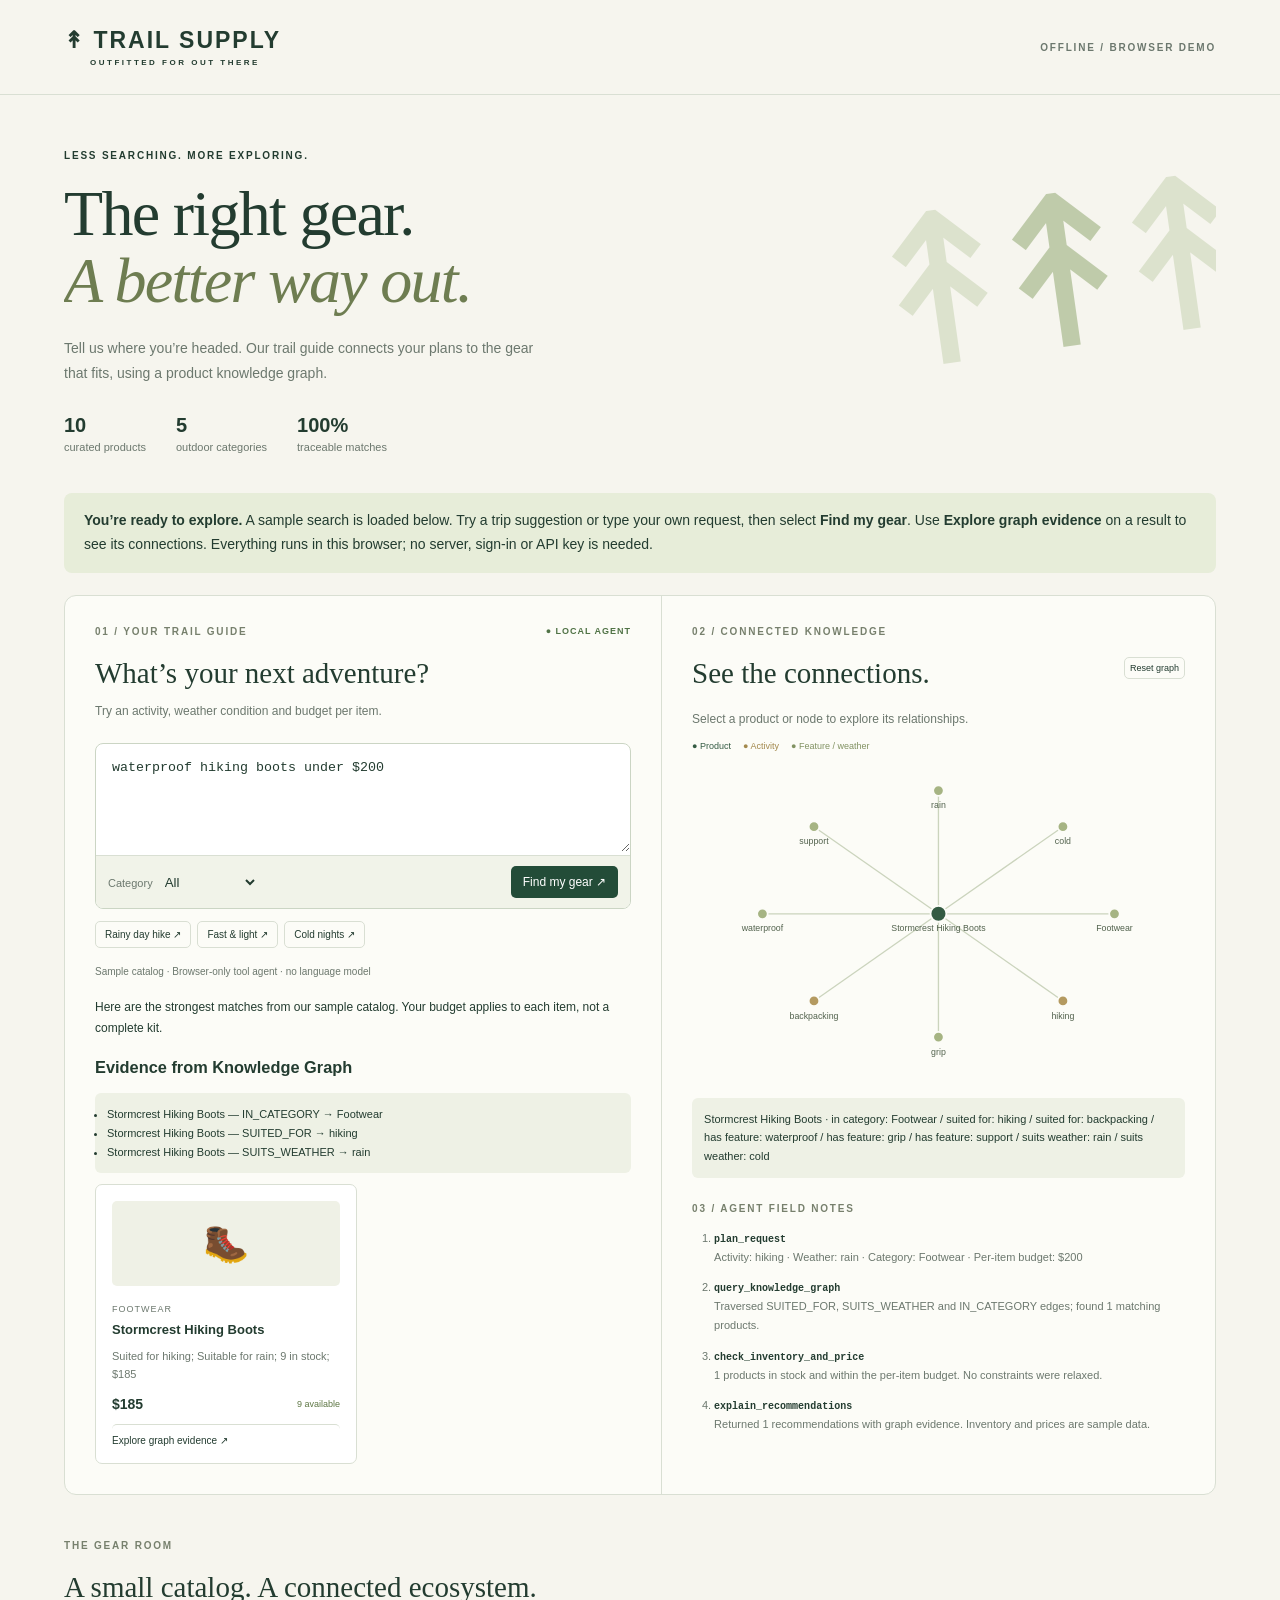
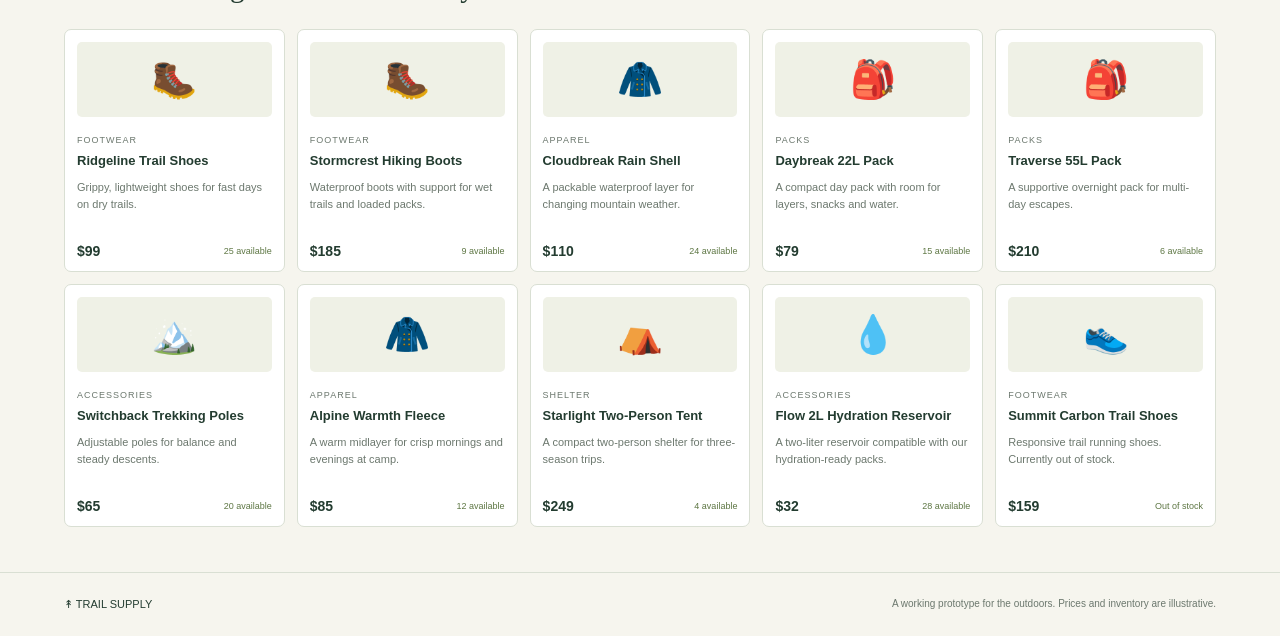
<file: Trail-Supply-Demo.html>
<!doctype html>
<html lang="en"><head><meta charset="UTF-8"><meta name="viewport" content="width=device-width,initial-scale=1"><title>Trail Supply | Your next outside</title><style>:root{--ink:#233c30;--green:#234c38;--paper:#f6f5ee;--line:#d9dfd3;--muted:#6c786e;--lime:#dbe8b7}*{box-sizing:border-box}body{margin:0;background:var(--paper);color:var(--ink);font:14px 'DM Sans',sans-serif}header,main,footer{max-width:1440px;margin:auto}header{padding:27px 5%;display:flex;align-items:center;justify-content:space-between;border-bottom:1px solid var(--line)}.brand{font-size:23px;font-weight:700;letter-spacing:2px;color:inherit;text-decoration:none}.brand span{display:block;font-size:8px;letter-spacing:2.5px;margin:4px 0 0 26px}.demo,.eyebrow,.section-label{font-size:10px;letter-spacing:1.8px;font-weight:700}.demo{color:var(--muted)}main{padding:0 5%}.hero{position:relative;overflow:hidden;padding:55px 0 40px}.eyebrow{margin-bottom:20px}h1{font:64px/1.04 'Libre Caslon Display',Georgia,serif;letter-spacing:-1.7px;margin:0 0 22px}h1 em{font-weight:normal;color:#6e7d51}.hero p{max-width:490px;line-height:1.8;color:var(--muted)}.stats{display:flex;gap:30px;margin-top:28px;font-size:11px;color:var(--muted)}.stats b{color:var(--ink);display:block;font-size:20px;margin-bottom:4px}.mountains{position:absolute;right:0;top:60px;font-size:210px;letter-spacing:-55px;color:#dce2cd;transform:rotate(-8deg);z-index:-0;pointer-events:none}.mountains span{color:#bfcbaa}.workspace{position:relative;display:grid;grid-template-columns:1.08fr 1fr;border:1px solid var(--line);background:#fcfcf7;border-radius:12px;overflow:hidden}.guide,aside{padding:30px}.guide{border-right:1px solid var(--line)}.section-label{color:#77806d}.status{float:right;color:#507346;font-size:9px;letter-spacing:1px}h2{font:29px 'Libre Caslon Display',Georgia,serif;margin:20px 0 8px}.muted{color:var(--muted);font-size:12px;line-height:1.6}textarea{resize:vertical;width:100%;min-height:108px;border:0;background:transparent;padding:16px;font:14px/1.6 inherit;color:var(--ink);outline-offset:-3px}form{border:1px solid #cbd5c4;border-radius:8px;margin:22px 0 12px;overflow:hidden;background:white}.form-bottom{display:flex;justify-content:space-between;align-items:center;padding:10px 12px;background:#f1f3e9;border-top:1px solid var(--line)}label{font-size:11px;color:var(--muted)}select{border:0;background:transparent;color:var(--ink);padding:5px}button{cursor:pointer;font:12px 'DM Sans',sans-serif;border:1px solid var(--line);border-radius:5px;background:transparent;color:var(--ink);padding:9px 12px}button:hover{background:#e8eddd}button:focus-visible,select:focus-visible,textarea:focus-visible{outline:2px solid #729141}#submit{background:var(--green);color:white;border:0}#submit:disabled{opacity:.5}.suggestions{display:flex;flex-wrap:wrap;gap:6px}.suggestions button{font-size:10px;padding:7px 9px}.disclaimer{font-size:10px;color:var(--muted);margin:18px 0}.products{display:grid;grid-template-columns:1fr 1fr;gap:12px}.product{border:1px solid var(--line);border-radius:7px;padding:16px;background:white;text-align:left}.product .art{background:#eff1e6;font-size:37px;display:grid;place-items:center;height:85px;border-radius:5px;margin-bottom:13px}.product h3{font-size:13px;margin:7px 0}.product p{font-size:11px;line-height:1.6;color:var(--muted)}.product .category{font-size:9px;text-transform:uppercase;letter-spacing:1px;color:var(--muted)}.price{display:flex;justify-content:space-between;align-items:center;margin-top:12px;font-weight:700}.price span{font-size:9px;font-weight:400;color:#5d7643}.product .evidence{font-size:10px;border:0;border-top:1px solid var(--line);padding:10px 0 0;margin-top:12px;width:100%;text-align:left}.graph-title{display:flex;justify-content:space-between;align-items:center}.graph-title button{font-size:9px;padding:5px}.legend{display:flex;gap:12px;font-size:9px;color:#819262}.legend span:first-child{color:#345b43}.legend span:nth-child(2){color:#a3894d}svg{width:100%;height:auto;min-height:260px}.node-detail{min-height:52px;font-size:11px;line-height:1.7;padding:12px;background:#eef1e5;border-radius:6px;overflow-wrap:anywhere}.trace-heading{margin-top:25px}ol{padding-left:22px;font-size:11px;color:var(--muted);line-height:1.7}ol li{padding:4px 0 8px}ol b{display:block;font-size:10px;color:var(--ink);font-family:monospace}#answer{font-size:12px;line-height:1.7;margin:20px 0}.catalog{padding:45px 0}.catalog-grid{display:grid;grid-template-columns:repeat(5,1fr);gap:12px;margin-top:25px}.catalog-grid .product{padding:12px}.catalog-grid .art{height:75px}.catalog-grid .product p{min-height:52px}footer{border-top:1px solid var(--line);padding:25px 5%;font-size:11px;display:flex;justify-content:space-between;gap:20px}footer span{color:var(--muted);font-size:10px}.sr-only{position:absolute;width:1px;height:1px;overflow:hidden;clip:rect(0,0,0,0)}@media(min-width:1100px){.hero p,.hero h1,.hero .eyebrow,.stats{position:relative;z-index:1}}@media(max-width:850px){.workspace{grid-template-columns:1fr}.guide{border-right:0;border-bottom:1px solid var(--line)}.catalog-grid{grid-template-columns:repeat(3,1fr)}.mountains{opacity:.3}.hero h1,.hero p{position:relative;z-index:1}.demo{display:none}}@media(max-width:500px){h1{font-size:48px}.guide,aside{padding:20px}.catalog-grid{grid-template-columns:1fr 1fr}.stats{gap:20px}.brand{font-size:19px}.form-bottom{gap:5px}footer{flex-direction:column}.legend{font-size:8px}}
</style></head>
<body><header><a href="#" class="brand">↟ TRAIL SUPPLY<span>OUTFITTED FOR OUT THERE</span></a><span class="demo">OFFLINE / BROWSER DEMO</span></header>
<main><section class="hero"><div class="eyebrow">LESS SEARCHING. MORE EXPLORING.</div><h1>The right gear.<br><em>A better way out.</em></h1><p>Tell us where you’re headed. Our trail guide connects your plans to the gear that fits, using a product knowledge graph.</p><div class="stats"><span><b>10</b> curated products</span><span><b>5</b> outdoor categories</span><span><b>100%</b> traceable matches</span></div><div class="mountains" aria-hidden="true">↟<span>↟</span>↟</div></section>
<div class="browser-help" style="background:#e7edd9;padding:16px 20px;border-radius:8px;margin:0 0 22px;line-height:1.7"><b>You’re ready to explore.</b> A sample search is loaded below. Try a trip suggestion or type your own request, then select <b>Find my gear</b>. Use <b>Explore graph evidence</b> on a result to see its connections. Everything runs in this browser; no server, sign-in or API key is needed.</div><section class="workspace"><div class="guide"><div class="section-label">01 / YOUR TRAIL GUIDE <span class="status">● LOCAL AGENT</span></div><h2>What’s your next adventure?</h2><p class="muted">Try an activity, weather condition and budget per item.</p><form id="form"><label class="sr-only" for="prompt">Describe your trip</label><textarea id="prompt" maxlength="2000" required placeholder="I’m hiking in the rain. Find me gear under $150."></textarea><div class="form-bottom"><label>Category <select id="category"><option>All</option><option>Footwear</option><option>Packs</option><option>Apparel</option><option>Accessories</option><option>Shelter</option></select></label><button id="submit">Find my gear ↗</button></div></form><div class="suggestions"><button data-prompt="Waterproof hiking boots under $200">Rainy day hike ↗</button><button data-prompt="Lightweight running gear under $130">Fast & light ↗</button><button data-prompt="Camping in cold weather under $100">Cold nights ↗</button></div><p class="disclaimer">Sample catalog · Rule-based tool agent · No live AI provider connected</p><div id="answer" role="status" aria-live="polite"></div><section aria-labelledby="graph-evidence-heading"><h3 id="graph-evidence-heading">Evidence from Knowledge Graph</h3><ul id="graph-evidence" class="node-detail" aria-live="polite"></ul></section><div id="products" class="products"></div></div>
<aside><div class="section-label">02 / CONNECTED KNOWLEDGE</div><div class="graph-title"><h2>See the connections.</h2><button id="reset">Reset graph</button></div><p class="muted">Select a product or node to explore its relationships.</p><div class="legend"><span>● Product</span><span>● Activity</span><span>● Feature / weather</span></div><svg id="graph" viewBox="0 0 560 390" role="img" aria-label="Interactive product knowledge graph"></svg><div id="node-detail" class="node-detail">Every recommendation starts with a connection.</div><div class="section-label trace-heading">03 / AGENT FIELD NOTES</div><ol id="trace"><li>Describe a trip to see the agent plan, query the graph, check availability and explain its results.</li></ol></aside></section>
<section class="catalog"><div class="section-label">THE GEAR ROOM</div><h2>A small catalog. A connected ecosystem.</h2><div id="catalog" class="catalog-grid"></div></section></main><footer>↟ TRAIL SUPPLY <span>A working prototype for the outdoors. Prices and inventory are illustrative.</span></footer><script>// Browser-only retrieval agent. No network, credentials or language model.
function localAgent(message, category = 'All') {
  if (typeof message !== 'string' || !message.trim() || message.length > 2000) throw Error('Enter a request of 1–2000 characters');
  const text = message.toLowerCase();
  const aliases = {hiking:['hike','hiking','day walk'],backpacking:['backpacking','multi-day','overnight'],running:['running','run'],camping:['camping','camp']};
  const activities = Object.keys(aliases).filter(k => aliases[k].some(t => text.includes(t)));
  const weatherAliases = {rain:['rain','wet','waterproof'],cold:['cold','winter','warm'],wind:['wind'],dry:['dry','sunny']};
  const weather = Object.keys(weatherAliases).filter(k => weatherAliases[k].some(t => text.includes(t)));
  const match = text.match(/(?:under|below|budget(?:\s+of)?|up to|max(?:imum)?)\s*\$?\s*(\d+(?:\.\d{1,2})?)|\$(\d+(?:\.\d{1,2})?)/);
  const budget = match ? Number(match[1] || match[2]) : null;
  let requested = category;
  if (requested === 'All') {
    const categories = {Footwear:['shoes','boots','footwear'],Packs:['backpack ','pack ','packs'],Apparel:['jacket','shell','fleece','apparel'],Shelter:['tent','shelter']};
    for (const [cat, words] of Object.entries(categories)) if (words.some(w => text.includes(w))) {requested=cat;break;}
  }
  // Match the server's conservative catalog vocabulary; never ignore unknown terms.
  const vocabulary = catalog.products.map(p=>[p.name,p.category,...p.activities,...p.features,...p.weather].join(' ')).join(' ')+' '+Object.values(aliases).flat().join(' ')+' i me my we our a an the for to in on with and or of is it please find show recommend want need looking buy get some any gear equipment product products item items under below budget up max maximum dollar dollars cost price than less day walk wet waterproof winter warm windy rainy sunny jacket backpack pack footwear apparel shelter lightweight';
  const normalize=word=>word.endsWith('s')?word.slice(0,-1):word;
  const known=new Set((vocabulary.toLowerCase().match(/[a-z]+/g)||[]).map(normalize));
  const unsupported=[...new Set((text.match(/[a-z]+/g)||[]).filter(word=>!known.has(normalize(word))))].sort();
  const trace = [{tool:'plan_request',detail:`Activity: ${activities.join(', ')||'any'} · Weather: ${weather.join(', ')||'any'} · Category: ${requested} · Per-item budget: ${budget===null?'not set':'$'+budget}`}];
  const candidates = unsupported.length?[]:catalog.products.filter(p => (requested==='All'||p.category===requested) && (!activities.length||activities.some(a=>p.activities.includes(a))) && weather.every(w=>p.weather.includes(w)));
  trace.push({tool:'query_knowledge_graph',detail:`Traversed SUITED_FOR, SUITS_WEATHER and IN_CATEGORY edges; found ${candidates.length} matching products.`});
  const available = candidates.filter(p=>p.stock>0&&(budget===null||p.price<=budget));
  trace.push({tool:'check_inventory_and_price',detail:`${available.length} products in stock and within the per-item budget. No constraints were relaxed.`});
  const score=p=>p.features.filter(f=>text.includes(f)).length;
  available.sort((a,b)=>score(b)-score(a)||a.price-b.price);
  const products=available.slice(0,4).map(p=>({...p,evidence:catalog.graph.edges.filter(e=>e.source===p.id&&(e.relation==='IN_CATEGORY'||activities.map(a=>'activities:'+a).concat(weather.map(w=>'weather:'+w)).includes(e.target))),reason:[...activities.filter(a=>p.activities.includes(a)).map(a=>'Suited for '+a),...weather.map(w=>'Suitable for '+w),p.stock+' in stock','$'+p.price].join('; ')}));
  trace.push({tool:'explain_recommendations',detail:`Returned ${products.length} recommendations with graph evidence. Inventory and prices are sample data.`});
  let answer=products.length?'Here are the strongest matches from our sample catalog. Your budget applies to each item, not a complete kit.':'No in-stock products match all those constraints. Try a higher per-item budget or a different category or weather condition.';
  if(unsupported.length)answer='No catalog match for: '+unsupported.join(', ')+'. This local demo only supports the products and terms in its sample catalog.';
  if(!activities.length)answer+=' Tell me your activity for more focused recommendations.';
  return {answer,products,trace,constraints:{activities,weather,budget,category:requested},mode:'Browser-only tool agent · no language model'};
}

const $=s=>document.querySelector(s); let active=null;
const catalog={"products": [{"id": "p1", "name": "Ridgeline Trail Shoes", "category": "Footwear", "price": 99, "stock": 25, "activities": ["hiking", "running"], "features": ["grip", "lightweight"], "weather": ["dry"], "icon": "🥾", "description": "Grippy, lightweight shoes for fast days on dry trails."}, {"id": "p2", "name": "Stormcrest Hiking Boots", "category": "Footwear", "price": 185, "stock": 9, "activities": ["hiking", "backpacking"], "features": ["waterproof", "grip", "support"], "weather": ["rain", "cold"], "icon": "🥾", "description": "Waterproof boots with support for wet trails and loaded packs."}, {"id": "p3", "name": "Cloudbreak Rain Shell", "category": "Apparel", "price": 110, "stock": 24, "activities": ["hiking", "backpacking", "running"], "features": ["waterproof", "lightweight"], "weather": ["rain", "wind"], "icon": "🧥", "description": "A packable waterproof layer for changing mountain weather."}, {"id": "p4", "name": "Daybreak 22L Pack", "category": "Packs", "price": 79, "stock": 15, "activities": ["hiking"], "features": ["lightweight", "hydration-ready"], "weather": ["dry", "rain"], "icon": "🎒", "description": "A compact day pack with room for layers, snacks and water."}, {"id": "p5", "name": "Traverse 55L Pack", "category": "Packs", "price": 210, "stock": 6, "activities": ["backpacking", "camping"], "features": ["support", "hydration-ready"], "weather": ["dry", "rain"], "icon": "🎒", "description": "A supportive overnight pack for multi-day escapes."}, {"id": "p6", "name": "Switchback Trekking Poles", "category": "Accessories", "price": 65, "stock": 20, "activities": ["hiking", "backpacking"], "features": ["support", "lightweight"], "weather": ["dry", "rain"], "icon": "🏔️", "description": "Adjustable poles for balance and steady descents."}, {"id": "p7", "name": "Alpine Warmth Fleece", "category": "Apparel", "price": 85, "stock": 12, "activities": ["hiking", "camping", "backpacking"], "features": ["insulated"], "weather": ["cold", "wind"], "icon": "🧥", "description": "A warm midlayer for crisp mornings and evenings at camp."}, {"id": "p8", "name": "Starlight Two-Person Tent", "category": "Shelter", "price": 249, "stock": 4, "activities": ["camping", "backpacking"], "features": ["waterproof", "lightweight"], "weather": ["rain", "wind", "dry"], "icon": "⛺", "description": "A compact two-person shelter for three-season trips."}, {"id": "p9", "name": "Flow 2L Hydration Reservoir", "category": "Accessories", "price": 32, "stock": 28, "activities": ["hiking", "running", "backpacking"], "features": ["hydration"], "weather": ["dry", "rain"], "icon": "💧", "description": "A two-liter reservoir compatible with our hydration-ready packs."}, {"id": "p10", "name": "Summit Carbon Trail Shoes", "category": "Footwear", "price": 159, "stock": 0, "activities": ["running"], "features": ["grip", "lightweight"], "weather": ["dry"], "icon": "👟", "description": "Responsive trail running shoes. Currently out of stock."}], "graph": {"nodes": [{"id": "p1", "label": "Ridgeline Trail Shoes", "type": "product"}, {"id": "category:Footwear", "label": "Footwear", "type": "category"}, {"id": "activities:hiking", "label": "hiking", "type": "activities"}, {"id": "activities:running", "label": "running", "type": "activities"}, {"id": "features:grip", "label": "grip", "type": "features"}, {"id": "features:lightweight", "label": "lightweight", "type": "features"}, {"id": "weather:dry", "label": "dry", "type": "weather"}, {"id": "p2", "label": "Stormcrest Hiking Boots", "type": "product"}, {"id": "activities:backpacking", "label": "backpacking", "type": "activities"}, {"id": "features:waterproof", "label": "waterproof", "type": "features"}, {"id": "features:support", "label": "support", "type": "features"}, {"id": "weather:rain", "label": "rain", "type": "weather"}, {"id": "weather:cold", "label": "cold", "type": "weather"}, {"id": "p3", "label": "Cloudbreak Rain Shell", "type": "product"}, {"id": "category:Apparel", "label": "Apparel", "type": "category"}, {"id": "weather:wind", "label": "wind", "type": "weather"}, {"id": "p4", "label": "Daybreak 22L Pack", "type": "product"}, {"id": "category:Packs", "label": "Packs", "type": "category"}, {"id": "features:hydration-ready", "label": "hydration-ready", "type": "features"}, {"id": "p5", "label": "Traverse 55L Pack", "type": "product"}, {"id": "activities:camping", "label": "camping", "type": "activities"}, {"id": "p6", "label": "Switchback Trekking Poles", "type": "product"}, {"id": "category:Accessories", "label": "Accessories", "type": "category"}, {"id": "p7", "label": "Alpine Warmth Fleece", "type": "product"}, {"id": "features:insulated", "label": "insulated", "type": "features"}, {"id": "p8", "label": "Starlight Two-Person Tent", "type": "product"}, {"id": "category:Shelter", "label": "Shelter", "type": "category"}, {"id": "p9", "label": "Flow 2L Hydration Reservoir", "type": "product"}, {"id": "features:hydration", "label": "hydration", "type": "features"}, {"id": "p10", "label": "Summit Carbon Trail Shoes", "type": "product"}], "edges": [{"source": "p1", "target": "category:Footwear", "relation": "IN_CATEGORY"}, {"source": "p1", "target": "activities:hiking", "relation": "SUITED_FOR"}, {"source": "p1", "target": "activities:running", "relation": "SUITED_FOR"}, {"source": "p1", "target": "features:grip", "relation": "HAS_FEATURE"}, {"source": "p1", "target": "features:lightweight", "relation": "HAS_FEATURE"}, {"source": "p1", "target": "weather:dry", "relation": "SUITS_WEATHER"}, {"source": "p2", "target": "category:Footwear", "relation": "IN_CATEGORY"}, {"source": "p2", "target": "activities:hiking", "relation": "SUITED_FOR"}, {"source": "p2", "target": "activities:backpacking", "relation": "SUITED_FOR"}, {"source": "p2", "target": "features:waterproof", "relation": "HAS_FEATURE"}, {"source": "p2", "target": "features:grip", "relation": "HAS_FEATURE"}, {"source": "p2", "target": "features:support", "relation": "HAS_FEATURE"}, {"source": "p2", "target": "weather:rain", "relation": "SUITS_WEATHER"}, {"source": "p2", "target": "weather:cold", "relation": "SUITS_WEATHER"}, {"source": "p3", "target": "category:Apparel", "relation": "IN_CATEGORY"}, {"source": "p3", "target": "activities:hiking", "relation": "SUITED_FOR"}, {"source": "p3", "target": "activities:backpacking", "relation": "SUITED_FOR"}, {"source": "p3", "target": "activities:running", "relation": "SUITED_FOR"}, {"source": "p3", "target": "features:waterproof", "relation": "HAS_FEATURE"}, {"source": "p3", "target": "features:lightweight", "relation": "HAS_FEATURE"}, {"source": "p3", "target": "weather:rain", "relation": "SUITS_WEATHER"}, {"source": "p3", "target": "weather:wind", "relation": "SUITS_WEATHER"}, {"source": "p4", "target": "category:Packs", "relation": "IN_CATEGORY"}, {"source": "p4", "target": "activities:hiking", "relation": "SUITED_FOR"}, {"source": "p4", "target": "features:lightweight", "relation": "HAS_FEATURE"}, {"source": "p4", "target": "features:hydration-ready", "relation": "HAS_FEATURE"}, {"source": "p4", "target": "weather:dry", "relation": "SUITS_WEATHER"}, {"source": "p4", "target": "weather:rain", "relation": "SUITS_WEATHER"}, {"source": "p5", "target": "category:Packs", "relation": "IN_CATEGORY"}, {"source": "p5", "target": "activities:backpacking", "relation": "SUITED_FOR"}, {"source": "p5", "target": "activities:camping", "relation": "SUITED_FOR"}, {"source": "p5", "target": "features:support", "relation": "HAS_FEATURE"}, {"source": "p5", "target": "features:hydration-ready", "relation": "HAS_FEATURE"}, {"source": "p5", "target": "weather:dry", "relation": "SUITS_WEATHER"}, {"source": "p5", "target": "weather:rain", "relation": "SUITS_WEATHER"}, {"source": "p6", "target": "category:Accessories", "relation": "IN_CATEGORY"}, {"source": "p6", "target": "activities:hiking", "relation": "SUITED_FOR"}, {"source": "p6", "target": "activities:backpacking", "relation": "SUITED_FOR"}, {"source": "p6", "target": "features:support", "relation": "HAS_FEATURE"}, {"source": "p6", "target": "features:lightweight", "relation": "HAS_FEATURE"}, {"source": "p6", "target": "weather:dry", "relation": "SUITS_WEATHER"}, {"source": "p6", "target": "weather:rain", "relation": "SUITS_WEATHER"}, {"source": "p7", "target": "category:Apparel", "relation": "IN_CATEGORY"}, {"source": "p7", "target": "activities:hiking", "relation": "SUITED_FOR"}, {"source": "p7", "target": "activities:camping", "relation": "SUITED_FOR"}, {"source": "p7", "target": "activities:backpacking", "relation": "SUITED_FOR"}, {"source": "p7", "target": "features:insulated", "relation": "HAS_FEATURE"}, {"source": "p7", "target": "weather:cold", "relation": "SUITS_WEATHER"}, {"source": "p7", "target": "weather:wind", "relation": "SUITS_WEATHER"}, {"source": "p8", "target": "category:Shelter", "relation": "IN_CATEGORY"}, {"source": "p8", "target": "activities:camping", "relation": "SUITED_FOR"}, {"source": "p8", "target": "activities:backpacking", "relation": "SUITED_FOR"}, {"source": "p8", "target": "features:waterproof", "relation": "HAS_FEATURE"}, {"source": "p8", "target": "features:lightweight", "relation": "HAS_FEATURE"}, {"source": "p8", "target": "weather:rain", "relation": "SUITS_WEATHER"}, {"source": "p8", "target": "weather:wind", "relation": "SUITS_WEATHER"}, {"source": "p8", "target": "weather:dry", "relation": "SUITS_WEATHER"}, {"source": "p9", "target": "category:Accessories", "relation": "IN_CATEGORY"}, {"source": "p9", "target": "activities:hiking", "relation": "SUITED_FOR"}, {"source": "p9", "target": "activities:running", "relation": "SUITED_FOR"}, {"source": "p9", "target": "activities:backpacking", "relation": "SUITED_FOR"}, {"source": "p9", "target": "features:hydration", "relation": "HAS_FEATURE"}, {"source": "p9", "target": "weather:dry", "relation": "SUITS_WEATHER"}, {"source": "p9", "target": "weather:rain", "relation": "SUITS_WEATHER"}, {"source": "p10", "target": "category:Footwear", "relation": "IN_CATEGORY"}, {"source": "p10", "target": "activities:running", "relation": "SUITED_FOR"}, {"source": "p10", "target": "features:grip", "relation": "HAS_FEATURE"}, {"source": "p10", "target": "features:lightweight", "relation": "HAS_FEATURE"}, {"source": "p10", "target": "weather:dry", "relation": "SUITS_WEATHER"}, {"source": "p4", "target": "p9", "relation": "COMPATIBLE_WITH"}, {"source": "p5", "target": "p9", "relation": "COMPATIBLE_WITH"}]}};
function el(tag,text,cls){const n=document.createElement(tag);if(text!==undefined)n.textContent=text;if(cls)n.className=cls;return n;}
function card(p,evidence=false){const n=el('article',undefined,'product');n.append(el('div',p.icon,'art'),el('span',p.category,'category'),el('h3',p.name),el('p',evidence?p.reason:p.description));const price=el('div',`$${p.price}`,'price');price.append(el('span',p.stock?`${p.stock} available`:'Out of stock'));n.append(price);if(evidence){const b=el('button','Explore graph evidence ↗','evidence');b.onclick=()=>draw(p.id);n.append(b);}return n;}
function renderEvidence(products){
  const list=$('#graph-evidence');
  const nodes=new Map((catalog?.graph.nodes||[]).map(n=>[n.id,n.label]));
  const seen=new Set();
  const items=[];
  for(const product of products)for(const edge of product.evidence||[]){
    const key=JSON.stringify([edge.source,edge.relation,edge.target]);
    if(seen.has(key))continue;
    seen.add(key);
    items.push(el('li',`${nodes.get(edge.source)||edge.source} — ${edge.relation} → ${nodes.get(edge.target)||edge.target}`));
  }
  list.replaceChildren(...(items.length?items:[el('li','No supporting graph evidence found.')]));
}
function draw(selected=null){active=selected;const svg=$('#graph');svg.replaceChildren();const {nodes,edges}=catalog.graph;const productNodes=nodes.filter(n=>n.type==='product');let visible=selected?new Set([selected,...edges.filter(e=>e.source===selected||e.target===selected).flatMap(e=>[e.source,e.target])]):new Set(nodes.map(n=>n.id));const show=nodes.filter(n=>visible.has(n.id));const pos={};if(selected){pos[selected]=[280,185];show.filter(n=>n.id!==selected).forEach((n,i,a)=>{let t=i/a.length*Math.PI*2;pos[n.id]=[280+200*Math.cos(t),185+140*Math.sin(t)];});}else{productNodes.forEach((n,i)=>{let t=i/productNodes.length*Math.PI*2;pos[n.id]=[280+95*Math.cos(t),190+85*Math.sin(t)];});const rest=nodes.filter(n=>n.type!=='product');rest.forEach((n,i)=>{let t=i/rest.length*Math.PI*2;pos[n.id]=[280+225*Math.cos(t),190+155*Math.sin(t)];});}function shape(tag,attrs){let e=document.createElementNS('http://www.w3.org/2000/svg',tag);Object.entries(attrs).forEach(([k,v])=>e.setAttribute(k,v));return e;}edges.filter(e=>visible.has(e.source)&&visible.has(e.target)).forEach(e=>{let a=pos[e.source],b=pos[e.target];svg.append(shape('line',{x1:a[0],y1:a[1],x2:b[0],y2:b[1],stroke:'#cbd4bd','stroke-width':selected?1.5:.6,opacity:selected?1:.55}));});show.forEach(n=>{let [x,y]=pos[n.id],g=shape('g',{tabindex:0,role:'button','aria-label':n.label,style:'cursor:pointer'});g.append(shape('circle',{cx:x,cy:y,r:n.type==='product'?9:6,fill:n.type==='product'?'#345b43':n.type==='activities'?'#b49a60':'#a6b483',stroke:'#fcfcf7','stroke-width':2}));let label=shape('text',{x,y:y+20,'text-anchor':'middle',fill:'#52624d','font-size':selected?10:7});label.textContent=n.label.length>25?n.label.slice(0,23)+'…':n.label;g.append(label);const choose=()=>draw(n.id);g.onclick=choose;g.onkeydown=e=>{if(e.key==='Enter'||e.key===' '){e.preventDefault();choose();}};svg.append(g);});const node=nodes.find(n=>n.id===selected);$('#node-detail').textContent=node?`${node.label} · ${edges.filter(e=>e.source===selected||e.target===selected).map(e=>{const other=nodes.find(n=>n.id===(e.source===selected?e.target:e.source));return `${e.relation.replaceAll('_',' ').toLowerCase()}: ${other.label}`;}).join(' / ')}`:'Explore products, activities, weather and features. Click any node to focus the graph.';}
$('#reset').onclick=()=>{if(catalog)draw();};
$('#form').onsubmit=async e=>{e.preventDefault();const button=$('#submit');button.disabled=true;button.textContent='Following the trail…';$('#graph-evidence').replaceChildren();$('#answer').textContent='Planning your request and checking the graph…';try{const data=localAgent($('#prompt').value,$('#category').value);$('#answer').textContent=data.answer;renderEvidence(data.products);$('.disclaimer').textContent='Sample catalog · '+data.mode;$('.status').textContent=data.mode.startsWith('AI')?'● AI PLANNER':'● LOCAL AGENT';$('#products').replaceChildren(...data.products.map(p=>card(p,true)));$('#trace').replaceChildren(...data.trace.map(t=>{const li=el('li');li.append(el('b',t.tool),document.createTextNode(t.detail));return li;}));draw(data.products[0]?.id||null);}catch(err){$('#answer').textContent=`Could not finish: ${err.message}. Please try again.`;}finally{button.disabled=false;button.textContent='Find my gear ↗';}};
document.querySelectorAll('[data-prompt]').forEach(b=>b.onclick=()=>{$('#prompt').value=b.dataset.prompt;$('#category').value='All';$('#form').requestSubmit();});
$('#catalog').replaceChildren(...catalog.products.map(p=>card(p)));draw();
$('#prompt').value='waterproof hiking boots under $200';$('#form').requestSubmit();
</script></body></html>
</file>
